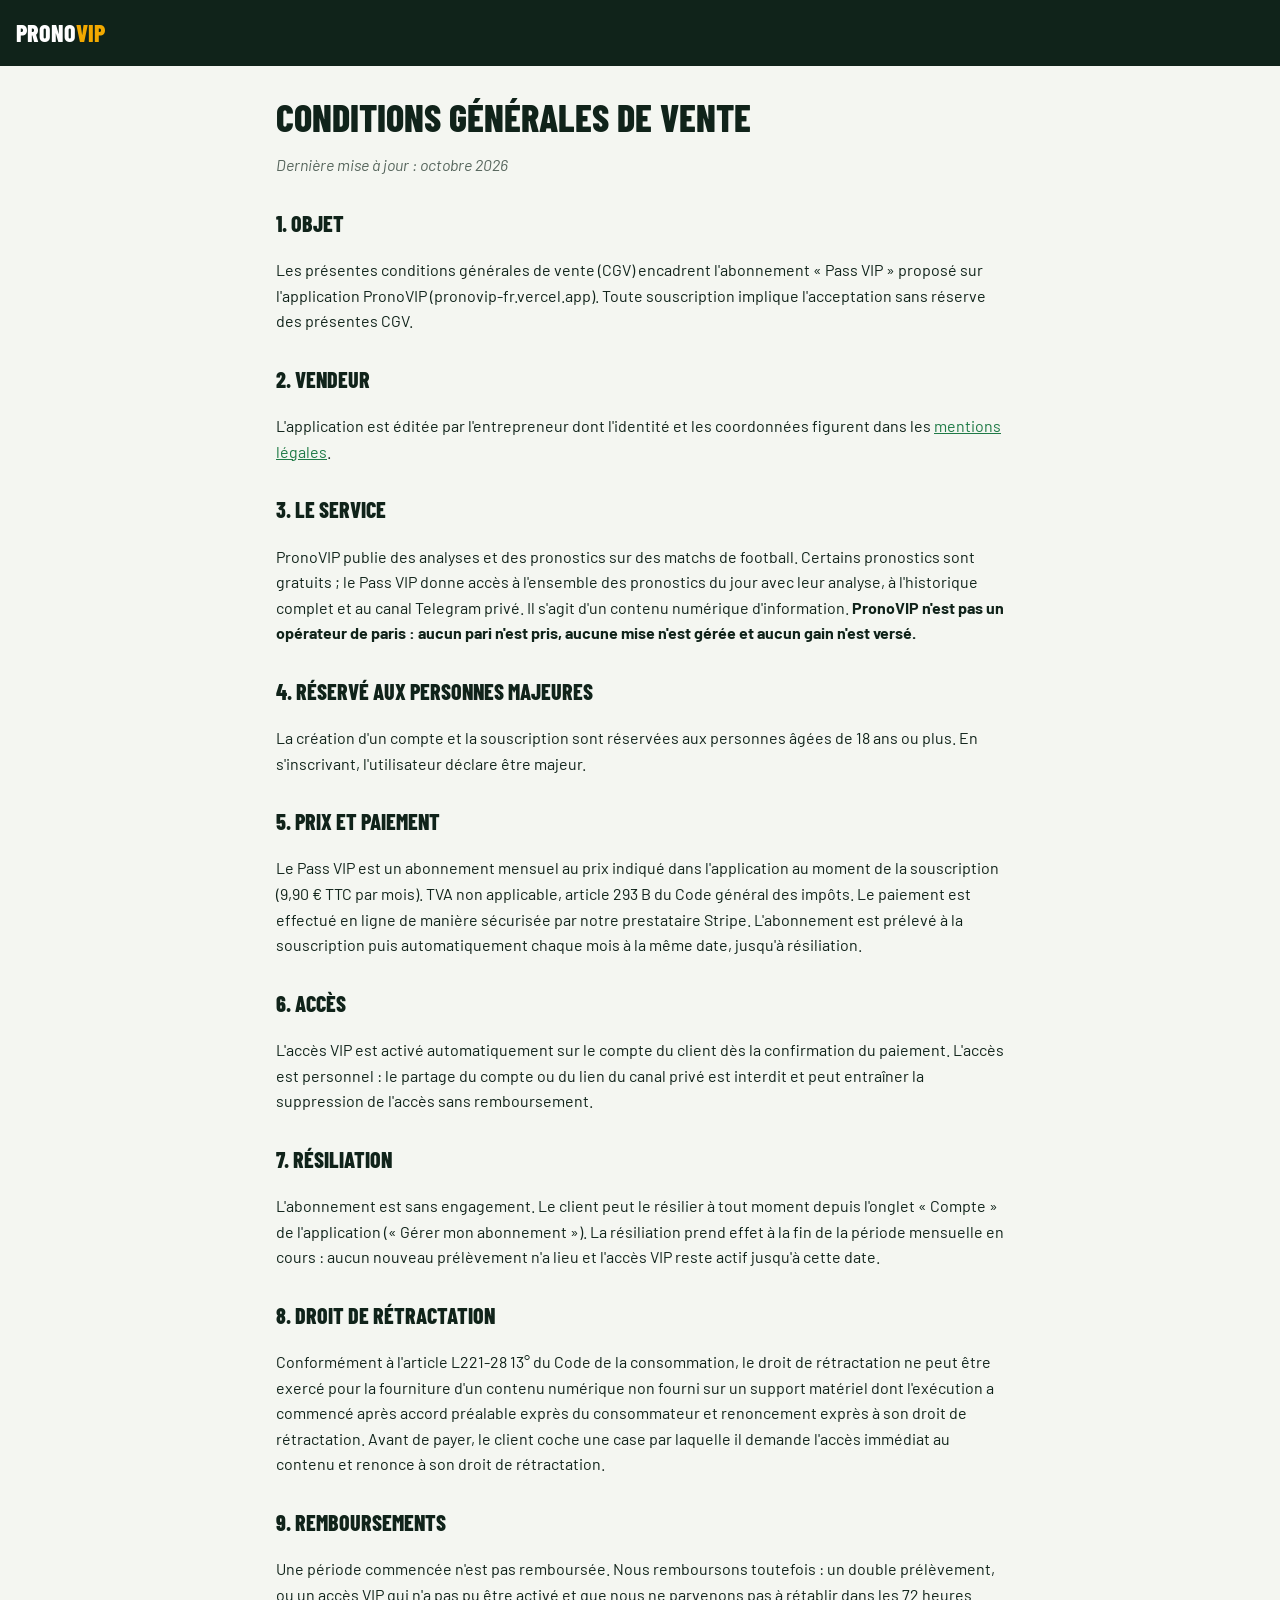
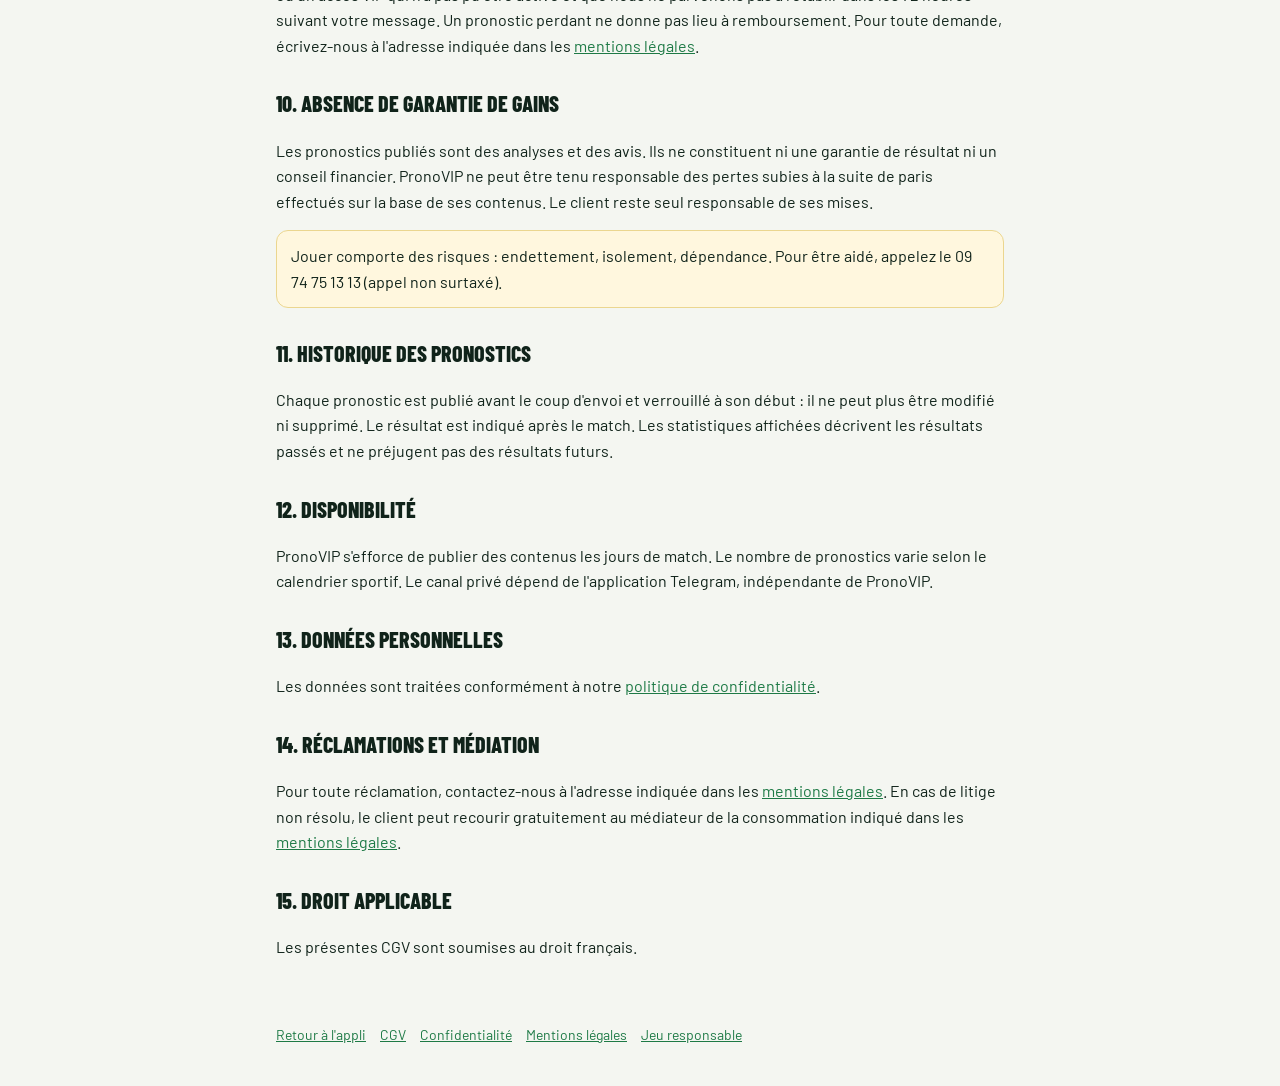
<file: cgv.html>
<!doctype html>
<html lang="fr"><head><meta charset="utf-8"><meta name="viewport" content="width=device-width,initial-scale=1">
<title>Conditions générales de vente · PronoVIP</title><link rel="icon" href="icons/favicon.png">
<link rel="stylesheet" href="https://fonts.googleapis.com/css2?family=Barlow+Condensed:wght@700;800&family=Barlow:wght@400;600&display=swap">
<style>
:root{--grass:#1E7A46;--ink:#10231A;--amber:#F2A900;--chalk:#F4F6F1;--line:#D6DDD3;--muted:#56655C}
*{box-sizing:border-box}body{margin:0;background:var(--chalk);color:var(--ink);font-family:'Barlow',system-ui,sans-serif;font-size:16px;line-height:1.6}
header{background:var(--ink);padding:14px 16px}header a{color:#fff;text-decoration:none;font-family:'Barlow Condensed',sans-serif;font-weight:800;font-size:24px;text-transform:uppercase}header span{color:var(--amber)}
main{max-width:760px;margin:0 auto;padding:24px 16px 48px}
h1{font-family:'Barlow Condensed',sans-serif;font-weight:800;font-size:38px;line-height:1;text-transform:uppercase;margin:8px 0 6px}
h2{font-family:'Barlow Condensed',sans-serif;font-weight:800;font-size:22px;text-transform:uppercase;margin:28px 0 6px}
a{color:var(--grass)}.muted{color:var(--muted)}.box{background:#FFF7DE;border:1px solid #EBD68F;border-radius:12px;padding:12px 14px}
footer{max-width:760px;margin:0 auto;padding:0 16px 40px;font-size:14px;color:var(--muted)}footer a{margin-right:14px}
</style></head><body>
<header><a href="./">Prono<span>VIP</span></a></header>
<main><h1>Conditions générales de vente</h1><p class="muted"><em>Dernière mise à jour : octobre 2026</em></p>

<h2>1. Objet</h2><p>Les présentes conditions générales de vente (CGV) encadrent l'abonnement « Pass VIP » proposé sur l'application PronoVIP (pronovip-fr.vercel.app). Toute souscription implique l'acceptation sans réserve des présentes CGV.</p>
<h2>2. Vendeur</h2><p>L'application est éditée par l'entrepreneur dont l'identité et les coordonnées figurent dans les <a href="mentions-legales.html">mentions légales</a>.</p>
<h2>3. Le service</h2><p>PronoVIP publie des analyses et des pronostics sur des matchs de football. Certains pronostics sont gratuits ; le Pass VIP donne accès à l'ensemble des pronostics du jour avec leur analyse, à l'historique complet et au canal Telegram privé. Il s'agit d'un contenu numérique d'information. <strong>PronoVIP n'est pas un opérateur de paris : aucun pari n'est pris, aucune mise n'est gérée et aucun gain n'est versé.</strong></p>
<h2>4. Réservé aux personnes majeures</h2><p>La création d'un compte et la souscription sont réservées aux personnes âgées de 18 ans ou plus. En s'inscrivant, l'utilisateur déclare être majeur.</p>
<h2>5. Prix et paiement</h2><p>Le Pass VIP est un abonnement mensuel au prix indiqué dans l'application au moment de la souscription (9,90 € TTC par mois). TVA non applicable, article 293 B du Code général des impôts. Le paiement est effectué en ligne de manière sécurisée par notre prestataire Stripe. L'abonnement est prélevé à la souscription puis automatiquement chaque mois à la même date, jusqu'à résiliation.</p>
<h2>6. Accès</h2><p>L'accès VIP est activé automatiquement sur le compte du client dès la confirmation du paiement. L'accès est personnel : le partage du compte ou du lien du canal privé est interdit et peut entraîner la suppression de l'accès sans remboursement.</p>
<h2>7. Résiliation</h2><p>L'abonnement est sans engagement. Le client peut le résilier à tout moment depuis l'onglet « Compte » de l'application (« Gérer mon abonnement »). La résiliation prend effet à la fin de la période mensuelle en cours : aucun nouveau prélèvement n'a lieu et l'accès VIP reste actif jusqu'à cette date.</p>
<h2>8. Droit de rétractation</h2><p>Conformément à l'article L221-28 13° du Code de la consommation, le droit de rétractation ne peut être exercé pour la fourniture d'un contenu numérique non fourni sur un support matériel dont l'exécution a commencé après accord préalable exprès du consommateur et renoncement exprès à son droit de rétractation. Avant de payer, le client coche une case par laquelle il demande l'accès immédiat au contenu et renonce à son droit de rétractation.</p>
<h2>9. Remboursements</h2><p>Une période commencée n'est pas remboursée. Nous remboursons toutefois : un double prélèvement, ou un accès VIP qui n'a pas pu être activé et que nous ne parvenons pas à rétablir dans les 72 heures suivant votre message. Un pronostic perdant ne donne pas lieu à remboursement. Pour toute demande, écrivez-nous à l'adresse indiquée dans les <a href="mentions-legales.html">mentions légales</a>.</p>
<h2>10. Absence de garantie de gains</h2><p>Les pronostics publiés sont des analyses et des avis. Ils ne constituent ni une garantie de résultat ni un conseil financier. PronoVIP ne peut être tenu responsable des pertes subies à la suite de paris effectués sur la base de ses contenus. Le client reste seul responsable de ses mises.</p><p class="box">Jouer comporte des risques : endettement, isolement, dépendance. Pour être aidé, appelez le 09 74 75 13 13 (appel non surtaxé).</p>
<h2>11. Historique des pronostics</h2><p>Chaque pronostic est publié avant le coup d'envoi et verrouillé à son début : il ne peut plus être modifié ni supprimé. Le résultat est indiqué après le match. Les statistiques affichées décrivent les résultats passés et ne préjugent pas des résultats futurs.</p>
<h2>12. Disponibilité</h2><p>PronoVIP s'efforce de publier des contenus les jours de match. Le nombre de pronostics varie selon le calendrier sportif. Le canal privé dépend de l'application Telegram, indépendante de PronoVIP.</p>
<h2>13. Données personnelles</h2><p>Les données sont traitées conformément à notre <a href="confidentialite.html">politique de confidentialité</a>.</p>
<h2>14. Réclamations et médiation</h2><p>Pour toute réclamation, contactez-nous à l'adresse indiquée dans les <a href="mentions-legales.html">mentions légales</a>. En cas de litige non résolu, le client peut recourir gratuitement au médiateur de la consommation indiqué dans les <a href="mentions-legales.html">mentions légales</a>.</p>
<h2>15. Droit applicable</h2><p>Les présentes CGV sont soumises au droit français.</p>
</main>
<footer><a href="./">Retour à l'appli</a><a href="cgv.html">CGV</a><a href="confidentialite.html">Confidentialité</a><a href="mentions-legales.html">Mentions légales</a><a href="jeu-responsable.html">Jeu responsable</a></footer>
</body></html>
</file>
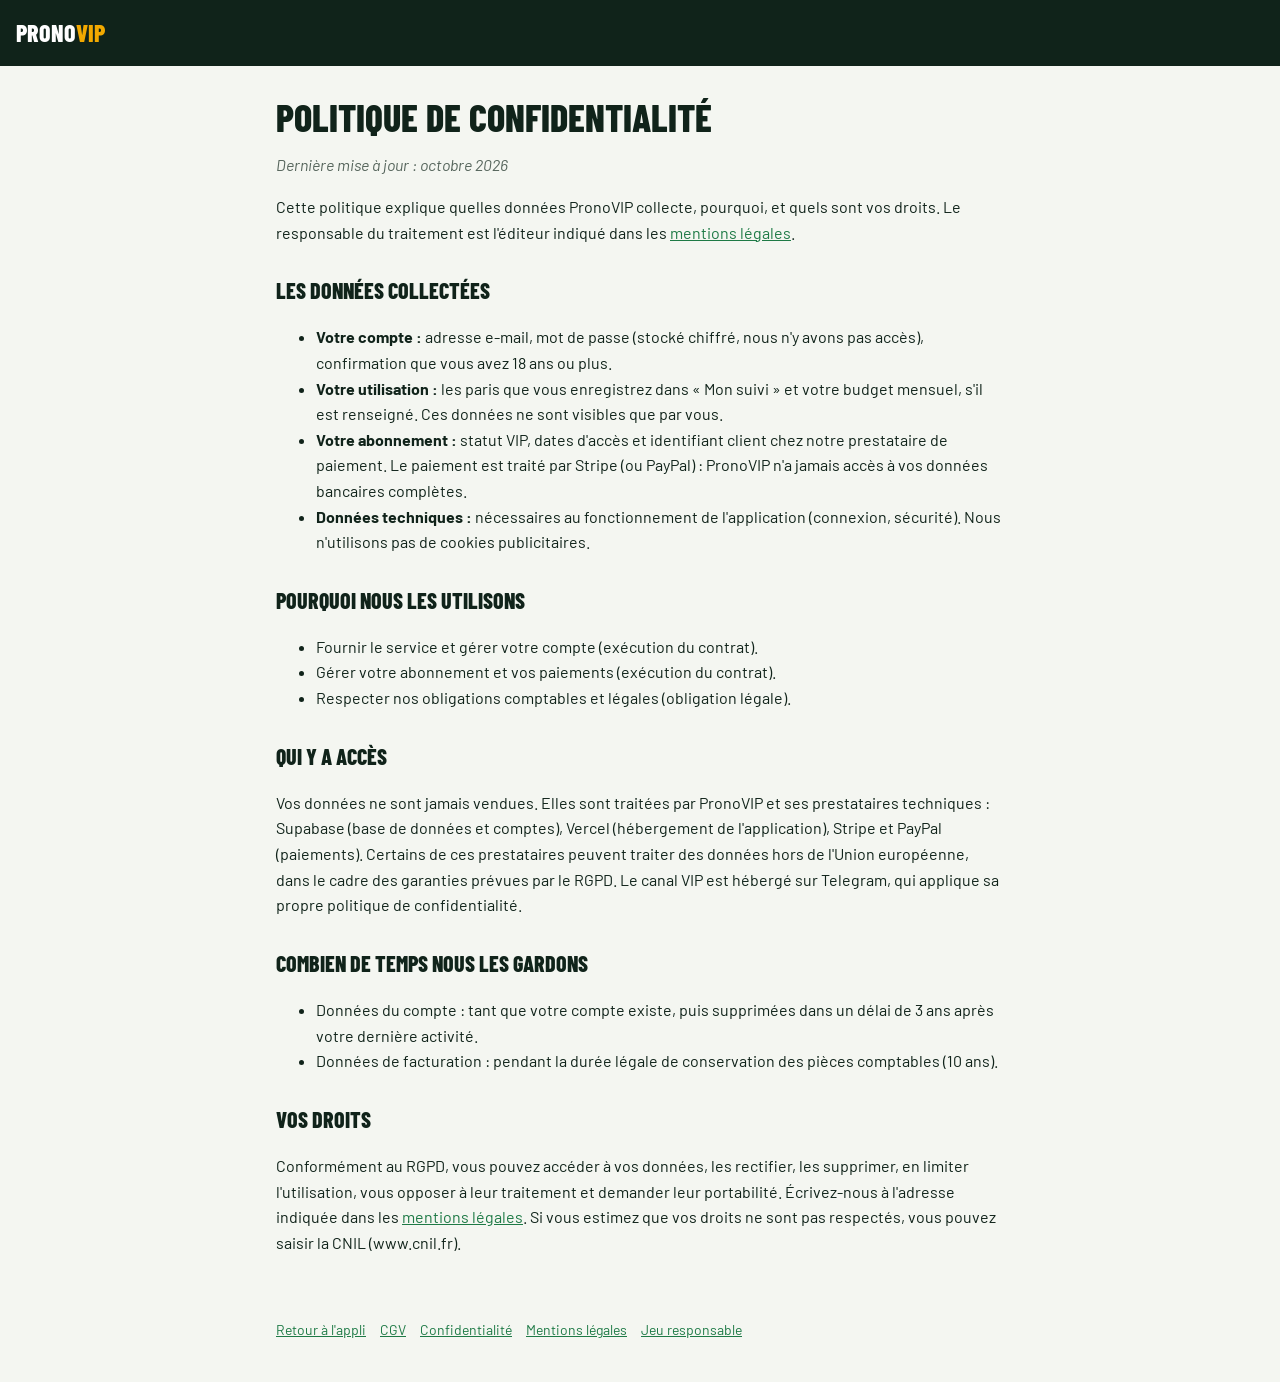
<file: confidentialite.html>
<!doctype html>
<html lang="fr"><head><meta charset="utf-8"><meta name="viewport" content="width=device-width,initial-scale=1">
<title>Politique de confidentialité · PronoVIP</title><link rel="icon" href="icons/favicon.png">
<link rel="stylesheet" href="https://fonts.googleapis.com/css2?family=Barlow+Condensed:wght@700;800&family=Barlow:wght@400;600&display=swap">
<style>
:root{--grass:#1E7A46;--ink:#10231A;--amber:#F2A900;--chalk:#F4F6F1;--line:#D6DDD3;--muted:#56655C}
*{box-sizing:border-box}body{margin:0;background:var(--chalk);color:var(--ink);font-family:'Barlow',system-ui,sans-serif;font-size:16px;line-height:1.6}
header{background:var(--ink);padding:14px 16px}header a{color:#fff;text-decoration:none;font-family:'Barlow Condensed',sans-serif;font-weight:800;font-size:24px;text-transform:uppercase}header span{color:var(--amber)}
main{max-width:760px;margin:0 auto;padding:24px 16px 48px}
h1{font-family:'Barlow Condensed',sans-serif;font-weight:800;font-size:38px;line-height:1;text-transform:uppercase;margin:8px 0 6px}
h2{font-family:'Barlow Condensed',sans-serif;font-weight:800;font-size:22px;text-transform:uppercase;margin:28px 0 6px}
a{color:var(--grass)}.muted{color:var(--muted)}.box{background:#FFF7DE;border:1px solid #EBD68F;border-radius:12px;padding:12px 14px}
footer{max-width:760px;margin:0 auto;padding:0 16px 40px;font-size:14px;color:var(--muted)}footer a{margin-right:14px}
</style></head><body>
<header><a href="./">Prono<span>VIP</span></a></header>
<main><h1>Politique de confidentialité</h1><p class="muted"><em>Dernière mise à jour : octobre 2026</em></p>

<p>Cette politique explique quelles données PronoVIP collecte, pourquoi, et quels sont vos droits. Le responsable du traitement est l'éditeur indiqué dans les <a href="mentions-legales.html">mentions légales</a>.</p>
<h2>Les données collectées</h2><ul>
<li><strong>Votre compte :</strong> adresse e-mail, mot de passe (stocké chiffré, nous n'y avons pas accès), confirmation que vous avez 18 ans ou plus.</li>
<li><strong>Votre utilisation :</strong> les paris que vous enregistrez dans « Mon suivi » et votre budget mensuel, s'il est renseigné. Ces données ne sont visibles que par vous.</li>
<li><strong>Votre abonnement :</strong> statut VIP, dates d'accès et identifiant client chez notre prestataire de paiement. Le paiement est traité par Stripe (ou PayPal) : PronoVIP n'a jamais accès à vos données bancaires complètes.</li>
<li><strong>Données techniques :</strong> nécessaires au fonctionnement de l'application (connexion, sécurité). Nous n'utilisons pas de cookies publicitaires.</li></ul>
<h2>Pourquoi nous les utilisons</h2><ul><li>Fournir le service et gérer votre compte (exécution du contrat).</li><li>Gérer votre abonnement et vos paiements (exécution du contrat).</li><li>Respecter nos obligations comptables et légales (obligation légale).</li></ul>
<h2>Qui y a accès</h2><p>Vos données ne sont jamais vendues. Elles sont traitées par PronoVIP et ses prestataires techniques : Supabase (base de données et comptes), Vercel (hébergement de l'application), Stripe et PayPal (paiements). Certains de ces prestataires peuvent traiter des données hors de l'Union européenne, dans le cadre des garanties prévues par le RGPD. Le canal VIP est hébergé sur Telegram, qui applique sa propre politique de confidentialité.</p>
<h2>Combien de temps nous les gardons</h2><ul><li>Données du compte : tant que votre compte existe, puis supprimées dans un délai de 3 ans après votre dernière activité.</li><li>Données de facturation : pendant la durée légale de conservation des pièces comptables (10 ans).</li></ul>
<h2>Vos droits</h2><p>Conformément au RGPD, vous pouvez accéder à vos données, les rectifier, les supprimer, en limiter l'utilisation, vous opposer à leur traitement et demander leur portabilité. Écrivez-nous à l'adresse indiquée dans les <a href="mentions-legales.html">mentions légales</a>. Si vous estimez que vos droits ne sont pas respectés, vous pouvez saisir la CNIL (www.cnil.fr).</p>
</main>
<footer><a href="./">Retour à l'appli</a><a href="cgv.html">CGV</a><a href="confidentialite.html">Confidentialité</a><a href="mentions-legales.html">Mentions légales</a><a href="jeu-responsable.html">Jeu responsable</a></footer>
</body></html>
</file>
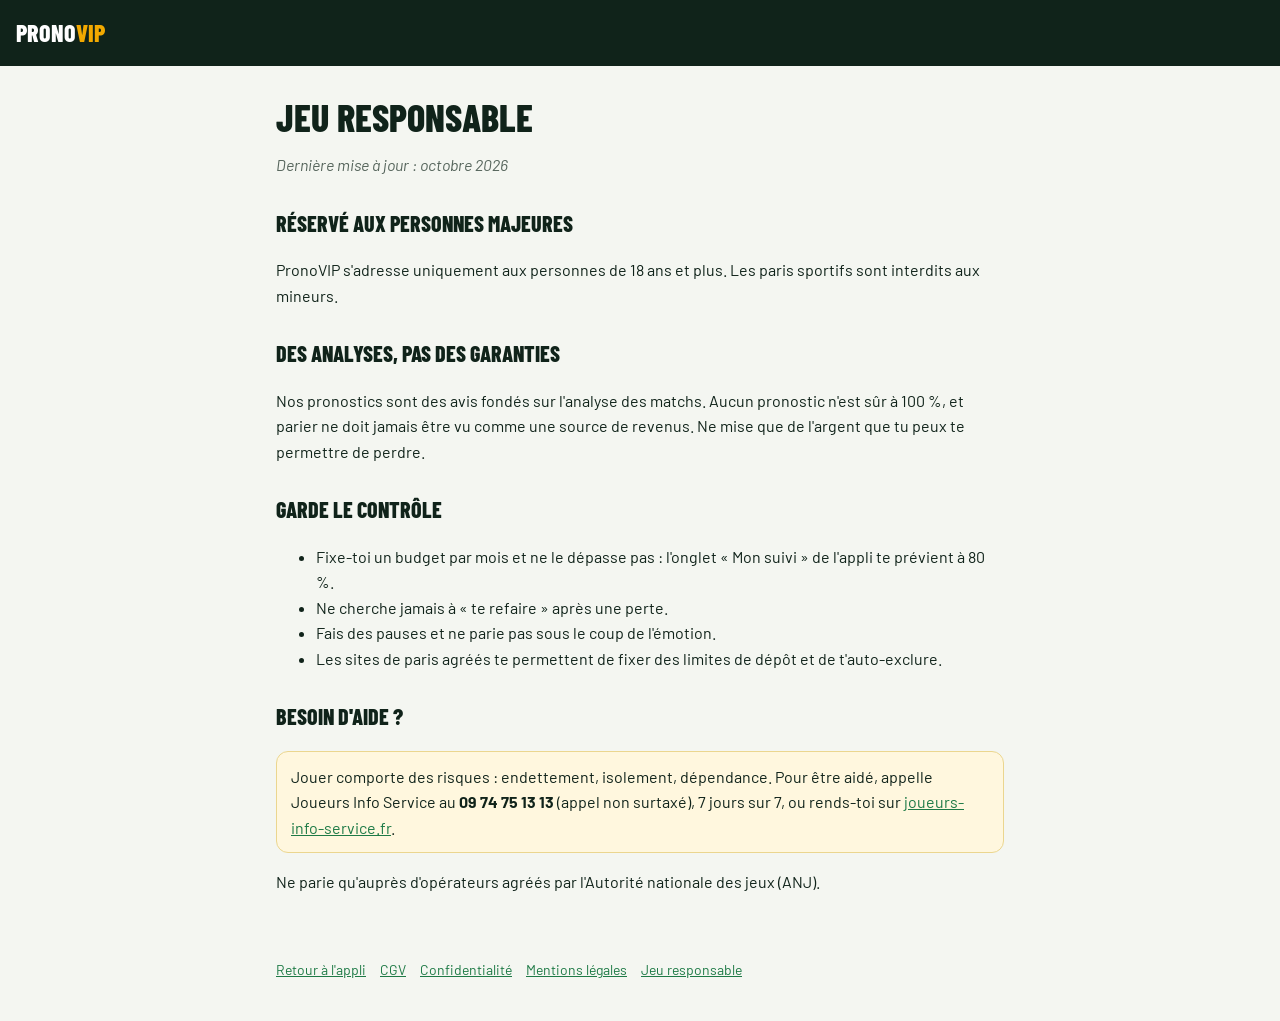
<file: jeu-responsable.html>
<!doctype html>
<html lang="fr"><head><meta charset="utf-8"><meta name="viewport" content="width=device-width,initial-scale=1">
<title>Jeu responsable · PronoVIP</title><link rel="icon" href="icons/favicon.png">
<link rel="stylesheet" href="https://fonts.googleapis.com/css2?family=Barlow+Condensed:wght@700;800&family=Barlow:wght@400;600&display=swap">
<style>
:root{--grass:#1E7A46;--ink:#10231A;--amber:#F2A900;--chalk:#F4F6F1;--line:#D6DDD3;--muted:#56655C}
*{box-sizing:border-box}body{margin:0;background:var(--chalk);color:var(--ink);font-family:'Barlow',system-ui,sans-serif;font-size:16px;line-height:1.6}
header{background:var(--ink);padding:14px 16px}header a{color:#fff;text-decoration:none;font-family:'Barlow Condensed',sans-serif;font-weight:800;font-size:24px;text-transform:uppercase}header span{color:var(--amber)}
main{max-width:760px;margin:0 auto;padding:24px 16px 48px}
h1{font-family:'Barlow Condensed',sans-serif;font-weight:800;font-size:38px;line-height:1;text-transform:uppercase;margin:8px 0 6px}
h2{font-family:'Barlow Condensed',sans-serif;font-weight:800;font-size:22px;text-transform:uppercase;margin:28px 0 6px}
a{color:var(--grass)}.muted{color:var(--muted)}.box{background:#FFF7DE;border:1px solid #EBD68F;border-radius:12px;padding:12px 14px}
footer{max-width:760px;margin:0 auto;padding:0 16px 40px;font-size:14px;color:var(--muted)}footer a{margin-right:14px}
</style></head><body>
<header><a href="./">Prono<span>VIP</span></a></header>
<main><h1>Jeu responsable</h1><p class="muted"><em>Dernière mise à jour : octobre 2026</em></p>

<h2>Réservé aux personnes majeures</h2><p>PronoVIP s'adresse uniquement aux personnes de 18 ans et plus. Les paris sportifs sont interdits aux mineurs.</p>
<h2>Des analyses, pas des garanties</h2><p>Nos pronostics sont des avis fondés sur l'analyse des matchs. Aucun pronostic n'est sûr à 100 %, et parier ne doit jamais être vu comme une source de revenus. Ne mise que de l'argent que tu peux te permettre de perdre.</p>
<h2>Garde le contrôle</h2><ul><li>Fixe-toi un budget par mois et ne le dépasse pas : l'onglet « Mon suivi » de l'appli te prévient à 80 %.</li><li>Ne cherche jamais à « te refaire » après une perte.</li><li>Fais des pauses et ne parie pas sous le coup de l'émotion.</li><li>Les sites de paris agréés te permettent de fixer des limites de dépôt et de t'auto-exclure.</li></ul>
<h2>Besoin d'aide ?</h2><p class="box">Jouer comporte des risques : endettement, isolement, dépendance. Pour être aidé, appelle Joueurs Info Service au <strong>09 74 75 13 13</strong> (appel non surtaxé), 7 jours sur 7, ou rends-toi sur <a href="https://www.joueurs-info-service.fr" target="_blank" rel="noopener">joueurs-info-service.fr</a>.</p>
<p>Ne parie qu'auprès d'opérateurs agréés par l'Autorité nationale des jeux (ANJ).</p>
</main>
<footer><a href="./">Retour à l'appli</a><a href="cgv.html">CGV</a><a href="confidentialite.html">Confidentialité</a><a href="mentions-legales.html">Mentions légales</a><a href="jeu-responsable.html">Jeu responsable</a></footer>
</body></html>
</file>
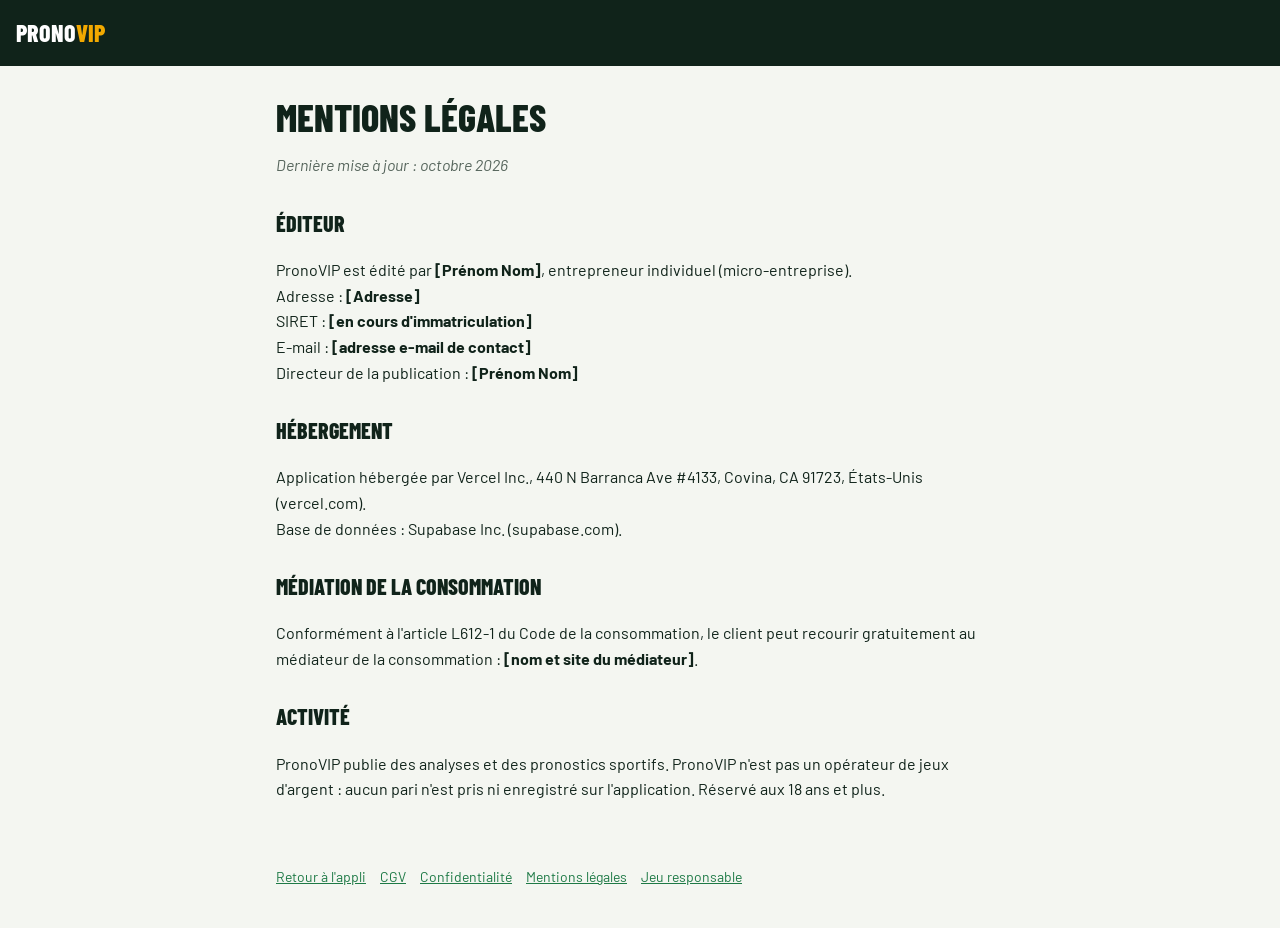
<file: mentions-legales.html>
<!doctype html>
<html lang="fr"><head><meta charset="utf-8"><meta name="viewport" content="width=device-width,initial-scale=1">
<title>Mentions légales · PronoVIP</title><link rel="icon" href="icons/favicon.png">
<link rel="stylesheet" href="https://fonts.googleapis.com/css2?family=Barlow+Condensed:wght@700;800&family=Barlow:wght@400;600&display=swap">
<style>
:root{--grass:#1E7A46;--ink:#10231A;--amber:#F2A900;--chalk:#F4F6F1;--line:#D6DDD3;--muted:#56655C}
*{box-sizing:border-box}body{margin:0;background:var(--chalk);color:var(--ink);font-family:'Barlow',system-ui,sans-serif;font-size:16px;line-height:1.6}
header{background:var(--ink);padding:14px 16px}header a{color:#fff;text-decoration:none;font-family:'Barlow Condensed',sans-serif;font-weight:800;font-size:24px;text-transform:uppercase}header span{color:var(--amber)}
main{max-width:760px;margin:0 auto;padding:24px 16px 48px}
h1{font-family:'Barlow Condensed',sans-serif;font-weight:800;font-size:38px;line-height:1;text-transform:uppercase;margin:8px 0 6px}
h2{font-family:'Barlow Condensed',sans-serif;font-weight:800;font-size:22px;text-transform:uppercase;margin:28px 0 6px}
a{color:var(--grass)}.muted{color:var(--muted)}.box{background:#FFF7DE;border:1px solid #EBD68F;border-radius:12px;padding:12px 14px}
footer{max-width:760px;margin:0 auto;padding:0 16px 40px;font-size:14px;color:var(--muted)}footer a{margin-right:14px}
</style></head><body>
<header><a href="./">Prono<span>VIP</span></a></header>
<main><h1>Mentions légales</h1><p class="muted"><em>Dernière mise à jour : octobre 2026</em></p>

<h2>Éditeur</h2><p>PronoVIP est édité par <strong>[Prénom Nom]</strong>, entrepreneur individuel (micro-entreprise).<br>
Adresse : <strong>[Adresse]</strong><br>
SIRET : <strong>[en cours d'immatriculation]</strong><br>
E-mail : <strong>[adresse e-mail de contact]</strong><br>
Directeur de la publication : <strong>[Prénom Nom]</strong></p>
<h2>Hébergement</h2><p>Application hébergée par Vercel Inc., 440 N Barranca Ave #4133, Covina, CA 91723, États-Unis (vercel.com).<br>Base de données : Supabase Inc. (supabase.com).</p>
<h2>Médiation de la consommation</h2><p>Conformément à l'article L612-1 du Code de la consommation, le client peut recourir gratuitement au médiateur de la consommation : <strong>[nom et site du médiateur]</strong>.</p>
<h2>Activité</h2><p>PronoVIP publie des analyses et des pronostics sportifs. PronoVIP n'est pas un opérateur de jeux d'argent : aucun pari n'est pris ni enregistré sur l'application. Réservé aux 18 ans et plus.</p>
</main>
<footer><a href="./">Retour à l'appli</a><a href="cgv.html">CGV</a><a href="confidentialite.html">Confidentialité</a><a href="mentions-legales.html">Mentions légales</a><a href="jeu-responsable.html">Jeu responsable</a></footer>
</body></html>
</file>
